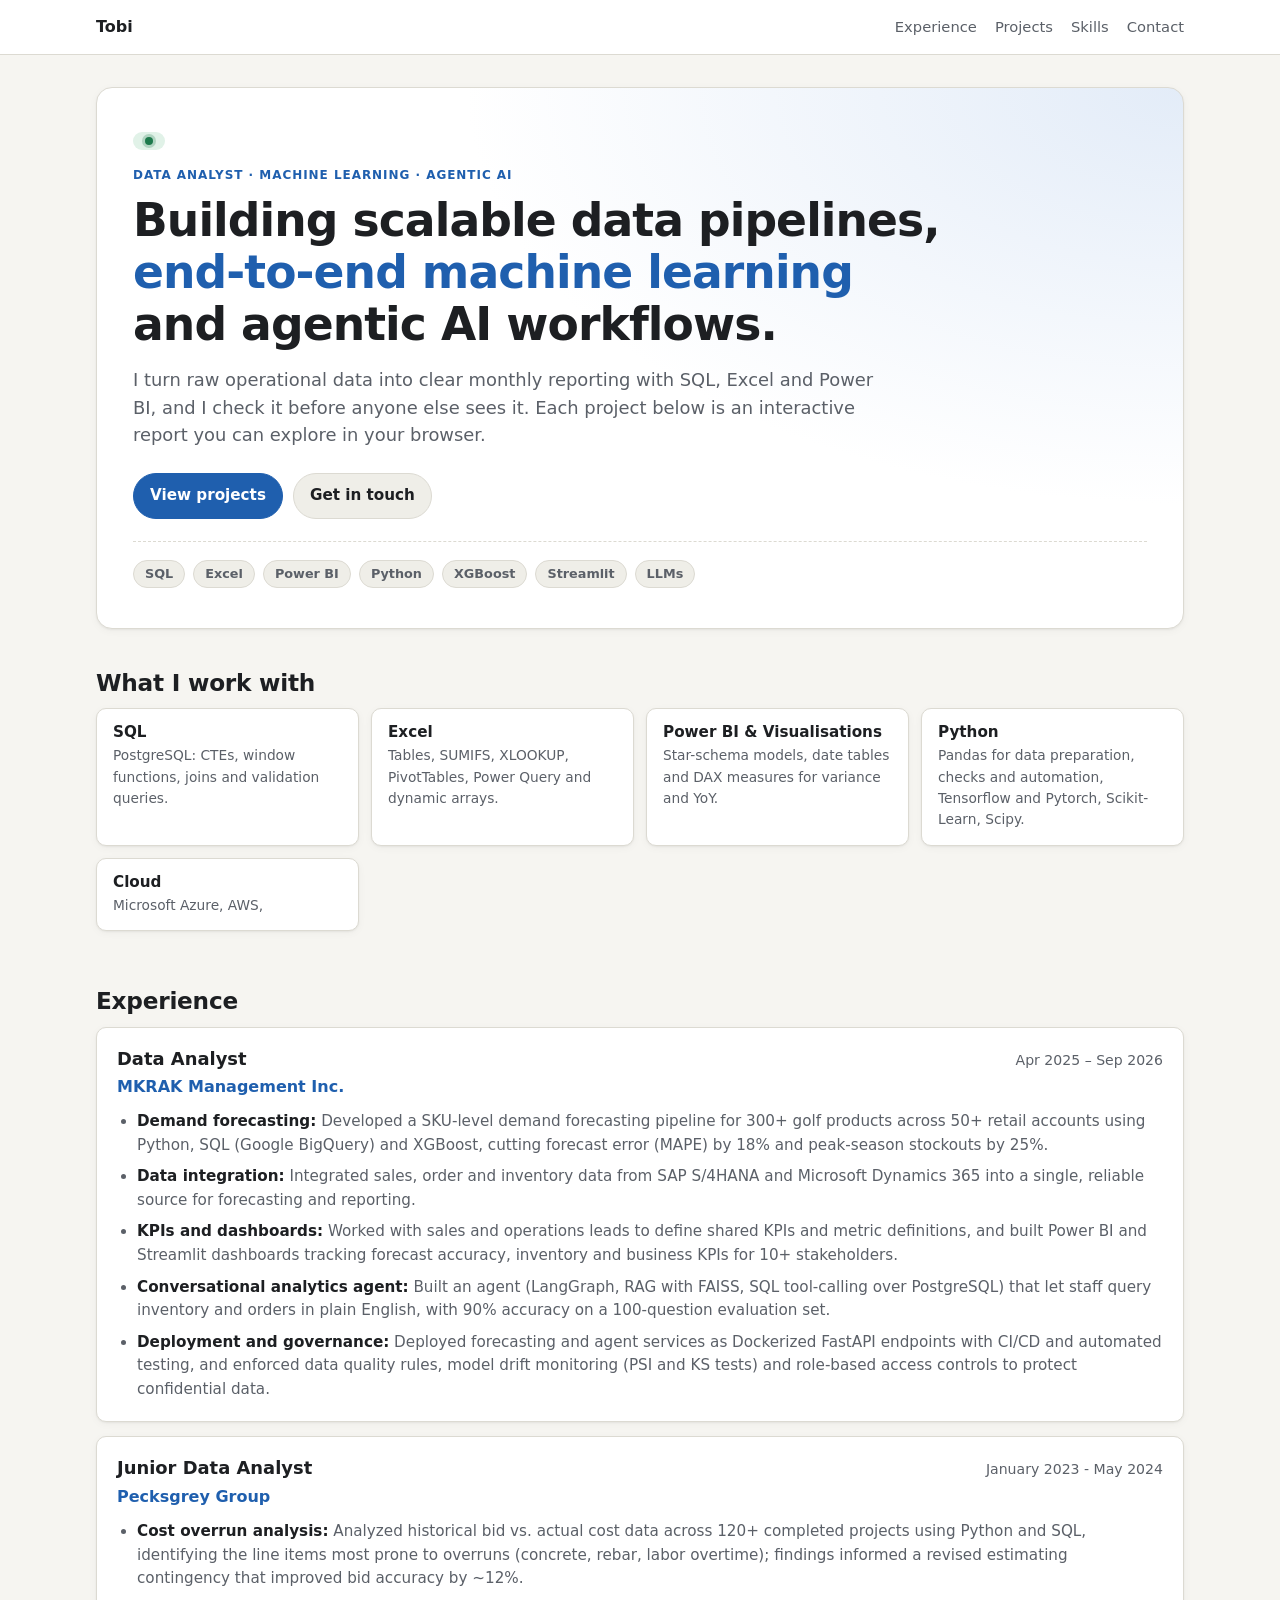
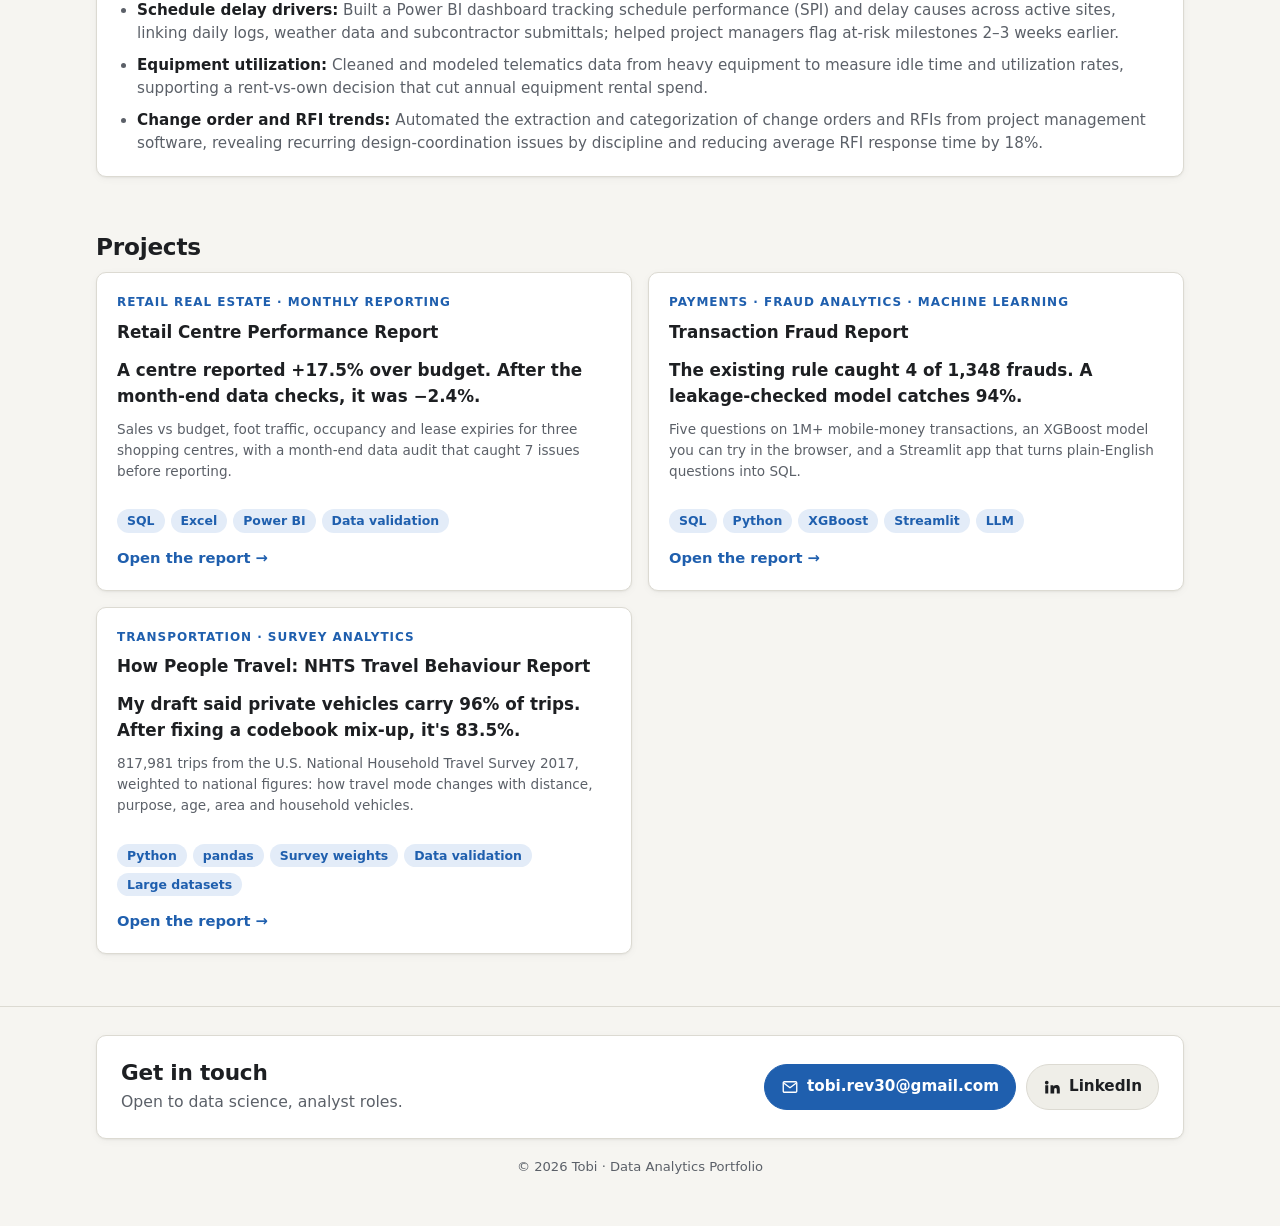
<file: index.html>
<!DOCTYPE html>
<html lang="en">
<head>
<meta charset="utf-8">
<meta name="viewport" content="width=device-width, initial-scale=1">
<title>Tobi · Data Analytics Portfolio</title>
<meta name="description" content="Interactive reporting and analysis projects: retail real estate performance and travel behaviour.">
<link rel="stylesheet" href="assets/site.css">
<style>
  .proj { display: flex; flex-direction: column; text-decoration: none; color: inherit; transition: border-color .15s, transform .15s; }
  a.proj:hover { border-color: var(--accent); transform: translateY(-2px); }
  .proj .result { font-size: 1.05rem; font-weight: 600; margin: 6px 0 10px; }
  .proj .go { margin-top: auto; padding-top: 14px; color: var(--accent); font-weight: 600; font-size: .92rem; }
  .proj.soon { opacity: .75; }
  .skills { display: grid; grid-template-columns: repeat(4, 1fr); gap: 12px; }
  @media (max-width: 860px) { .skills { grid-template-columns: repeat(2, 1fr); } }
  .skills .card { padding: 14px 16px; }
  .skills h3 { font-size: .95rem; margin-bottom: 4px; }
  .skills p { margin: 0; font-size: .86rem; color: var(--ink-2); }
  .jobs { display: grid; gap: 14px; }
  .job-head { display: flex; flex-wrap: wrap; justify-content: space-between; align-items: baseline; gap: 4px 16px; margin-bottom: 4px; }
  .job-head h3 { margin: 0; font-size: 1.12rem; }
  .job .company { font-weight: 600; color: var(--accent); margin-bottom: 10px; }
  .job .dates { font-size: .88rem; color: var(--ink-2); white-space: nowrap; font-variant-numeric: tabular-nums; }
  .job ul { margin: 0; padding-left: 20px; display: grid; gap: 8px; }
  .job li { font-size: .95rem; color: var(--ink-2); }
  .job li strong { color: var(--ink); }
  .contact { display: flex; flex-wrap: wrap; align-items: center; justify-content: space-between; gap: 18px 32px;
             background: var(--surface); border: 1px solid var(--line); border-radius: var(--radius); box-shadow: var(--shadow); padding: 24px; }
  .contact h2 { margin: 0 0 4px; color: var(--ink); font-size: 1.35rem; }
  .contact-lede { margin: 0; color: var(--ink-2); font-size: .98rem; max-width: 460px; }
  .contact-links { display: flex; flex-wrap: wrap; gap: 10px; min-width: 0; }
  .contact-btn { display: inline-flex; align-items: center; gap: 8px; padding: 10px 16px; border-radius: 999px; min-width: 0;
                 border: 1px solid var(--line); background: var(--surface-2); color: var(--ink); font-weight: 600; font-size: .95rem;
                 text-decoration: none; transition: border-color .15s, transform .15s; }
  .contact-btn span { overflow-wrap: anywhere; }
  .contact-btn:hover { border-color: var(--accent); transform: translateY(-1px); }
  .contact-btn.primary { background: var(--accent); border-color: var(--accent); color: #fff; }
  @media (prefers-color-scheme: dark) { .contact-btn.primary { color: #0d1520; } }
  .contact-btn svg { width: 18px; height: 18px; flex: none; }
  .hero { padding: 32px 0 12px; }
  .hero-panel { position: relative; overflow: hidden; padding: 40px 36px; border: 1px solid var(--line); border-radius: 16px;
                background: radial-gradient(120% 140% at 100% 0%, var(--accent-soft) 0%, transparent 55%), var(--surface); box-shadow: var(--shadow); }
  .hero h1 { font-size: clamp(1.75rem, 4.2vw, 2.85rem); line-height: 1.15; letter-spacing: -.02em; margin: 0 0 14px; max-width: 880px; text-wrap: balance; }
  .hero h1 .hl { color: var(--accent); }
  .hero .lede { margin: 0; }
  .status { display: inline-flex; align-items: center; gap: 8px; font-size: .82rem; font-weight: 600; color: var(--good);
            background: var(--good-soft); border-radius: 999px; padding: 5px 12px; margin-bottom: 16px; }
  .status .dot { width: 8px; height: 8px; border-radius: 50%; background: var(--good); box-shadow: 0 0 0 3px color-mix(in srgb, var(--good) 25%, transparent); }
  .hero-cta { display: flex; flex-wrap: wrap; gap: 10px; margin-top: 24px; }
  .hero-tools { display: flex; flex-wrap: wrap; gap: 8px; margin-top: 22px; padding-top: 18px; border-top: 1px dashed var(--line); }
  .hero-tools span { font-size: .8rem; font-weight: 600; color: var(--ink-2); background: var(--surface-2); border: 1px solid var(--line);
                     border-radius: 999px; padding: 3px 11px; }
  @media (max-width: 600px) { .hero-panel { padding: 26px 20px; } }
  .footnote { margin-top: 18px; font-size: .82rem; color: var(--ink-2); text-align: center; }
</style>
</head>
<body>

<nav class="topnav"><div class="wrap">
  <a href="./">Tobi</a>
  <div class="links"><a href="#experience">Experience</a><a href="#projects">Projects</a><a href="#skills">Skills</a><a href="#contact">Contact</a></div>
</div></nav>

<header class="hero"><div class="wrap">
  <div class="hero-panel">
    <span class="status"><span class="dot" aria-hidden="true"></span> </span>
    <div class="eyebrow">Data Analyst · Machine Learning · Agentic AI</div>
    <h1>Building scalable data pipelines, <span class="hl">end-to-end machine learning</span> and agentic AI workflows.</h1>
    <p class="lede">I turn raw operational data into clear monthly reporting with SQL, Excel and Power BI, and I check it before anyone else sees it. Each project below is an interactive report you can explore in your browser.</p>
    <div class="hero-cta">
      <a class="contact-btn primary" href="#projects">View projects</a>
      <a class="contact-btn" href="#contact">Get in touch</a>
    </div>
    <div class="hero-tools" aria-label="Tools">
      <span>SQL</span><span>Excel</span><span>Power BI</span><span>Python</span><span>XGBoost</span><span>Streamlit</span><span>LLMs</span>
    </div>
  </div>
</div></header>

<section id="skills"><div class="wrap">
  <h2>What I work with</h2>
  <div class="skills">
    <div class="card"><h3>SQL</h3><p>PostgreSQL: CTEs, window functions, joins and validation queries.</p></div>
    <div class="card"><h3>Excel</h3><p>Tables, SUMIFS, XLOOKUP, PivotTables, Power Query and dynamic arrays.</p></div>
    <div class="card"><h3>Power BI & Visualisations </h3><p>Star-schema models, date tables and DAX measures for variance and YoY.</p></div>
    <div class="card"><h3>Python</h3><p>Pandas for data preparation, checks and automation, Tensorflow and Pytorch, Scikit-Learn, Scipy.</p></div>
    <div class="card"><h3>Cloud</h3><p>Microsoft Azure, AWS, </p></div>
  </div>
</div></section>

<!-- =====================================================================
     WORK EXPERIENCE: edit here.
     Each job is one <article class="card job"> ... </article> block.
       - Change the text between the tags (job title, company, dates, bullets).
       - Add a bullet:  copy one <li>...</li> line.
       - Add a job:     copy a whole <article> block and paste it above or below.
       - Remove a job:  delete its whole <article> block.
     Newest job first.
     ===================================================================== -->
<section id="experience"><div class="wrap">
  <h2>Experience</h2>
  <div class="jobs">

    <!-- JOB 1 -->
    <article class="card job">
      <div class="job-head">
        <h3>Data Analyst</h3>
        <span class="dates">Apr 2025 – Sep 2026</span>
      </div>
      <div class="company">MKRAK Management Inc.</div>
      <ul>
        <li><strong>Demand forecasting:</strong> Developed a SKU-level demand forecasting pipeline for 300+ golf products across 50+ retail accounts using Python, SQL (Google BigQuery) and XGBoost, cutting forecast error (MAPE) by 18% and peak-season stockouts by 25%.</li>
        <li><strong>Data integration:</strong> Integrated sales, order and inventory data from SAP S/4HANA and Microsoft Dynamics 365 into a single, reliable source for forecasting and reporting.</li>
        <li><strong>KPIs and dashboards:</strong> Worked with sales and operations leads to define shared KPIs and metric definitions, and built Power BI and Streamlit dashboards tracking forecast accuracy, inventory and business KPIs for 10+ stakeholders.</li>
        <li><strong>Conversational analytics agent:</strong> Built an agent (LangGraph, RAG with FAISS, SQL tool-calling over PostgreSQL) that let staff query inventory and orders in plain English, with 90% accuracy on a 100-question evaluation set.</li>
        <li><strong>Deployment and governance:</strong> Deployed forecasting and agent services as Dockerized FastAPI endpoints with CI/CD and automated testing, and enforced data quality rules, model drift monitoring (PSI and KS tests) and role-based access controls to protect confidential data.</li>
      </ul>
    </article>

    <!-- JOB 2 -->
    <article class="card job">
      <div class="job-head">
        <h3>Junior Data Analyst</h3>
        <span class="dates"> January 2023 - May 2024</span>
      </div>
      <div class="company">Pecksgrey Group</div>
      <ul>
        <li><strong>Cost overrun analysis:</strong> Analyzed historical bid vs. actual cost data across 120+ completed projects using Python and SQL, identifying the line items most prone to overruns (concrete, rebar, labor overtime); findings informed a revised estimating contingency that improved bid accuracy by ~12%.</li>
        <li><strong>Schedule delay drivers:</strong> Built a Power BI dashboard tracking schedule performance (SPI) and delay causes across active sites, linking daily logs, weather data and subcontractor submittals; helped project managers flag at-risk milestones 2–3 weeks earlier.</li>
        <li><strong>Equipment utilization:</strong> Cleaned and modeled telematics data from heavy equipment to measure idle time and utilization rates, supporting a rent-vs-own decision that cut annual equipment rental spend.</li>
        <li><strong>Change order and RFI trends:</strong> Automated the extraction and categorization of change orders and RFIs from project management software, revealing recurring design-coordination issues by discipline and reducing average RFI response time by 18%.</li>
      </ul>
    </article>

  </div>
</div></section>
<!-- ===================== END OF WORK EXPERIENCE ===================== -->

<section id="projects"><div class="wrap">
  <h2>Projects</h2>
  <div class="grid g2">
    <a class="card proj" href="mall-report/">
      <div class="eyebrow">Retail real estate · Monthly reporting</div>
      <h3>Retail Centre Performance Report</h3>
      <div class="result">A centre reported +17.5% over budget. After the month-end data checks, it was −2.4%.</div>
      <p class="muted small">Sales vs budget, foot traffic, occupancy and lease expiries for three shopping centres, with a month-end data audit that caught 7 issues before reporting.</p>
      <div class="tags"><span class="tag">SQL</span><span class="tag">Excel</span><span class="tag">Power BI</span><span class="tag">Data validation</span></div>
      <div class="go">Open the report →</div>
    </a>
    <a class="card proj" href="transaction_streaming/">
      <div class="eyebrow">Payments · Fraud analytics · Machine learning</div>
      <h3>Transaction Fraud Report</h3>
      <div class="result">The existing rule caught 4 of 1,348 frauds. A leakage-checked model catches 94%.</div>
      <p class="muted small">Five questions on 1M+ mobile-money transactions, an XGBoost model you can try in the browser, and a Streamlit app that turns plain-English questions into SQL.</p>
      <div class="tags"><span class="tag">SQL</span><span class="tag">Python</span><span class="tag">XGBoost</span><span class="tag">Streamlit</span><span class="tag">LLM</span></div>
      <div class="go">Open the report →</div>
    </a>
    <a class="card proj" href="mode_choice_analyics/">
      <div class="eyebrow">Transportation · Survey analytics</div>
      <h3>How People Travel: NHTS Travel Behaviour Report</h3>
      <div class="result">My draft said private vehicles carry 96% of trips. After fixing a codebook mix-up, it's 83.5%.</div>
      <p class="muted small">817,981 trips from the U.S. National Household Travel Survey 2017, weighted to national figures: how travel mode changes with distance, purpose, age, area and household vehicles.</p>
      <div class="tags"><span class="tag">Python</span><span class="tag">pandas</span><span class="tag">Survey weights</span><span class="tag">Data validation</span><span class="tag">Large datasets</span></div>
      <div class="go">Open the report →</div>
    </a>
  </div>
</div></section>


<footer class="footer" id="contact"><div class="wrap">
  <!-- CONTACT: edit the email address / LinkedIn link here -->
  <div class="contact">
    <div>
      <h2>Get in touch</h2>
      <p class="contact-lede">Open to data science, analyst roles.</p>
    </div>
    <div class="contact-links">
      <a class="contact-btn primary" href="mailto:tobi.rev30@gmail.com">
        <svg viewBox="0 0 24 24" aria-hidden="true"><path d="M3 6.5A1.5 1.5 0 0 1 4.5 5h15A1.5 1.5 0 0 1 21 6.5v11a1.5 1.5 0 0 1-1.5 1.5h-15A1.5 1.5 0 0 1 3 17.5z" fill="none" stroke="currentColor" stroke-width="1.8"/><path d="m4 7 8 6 8-6" fill="none" stroke="currentColor" stroke-width="1.8" stroke-linejoin="round"/></svg>
        <span>tobi.rev30@gmail.com</span>
      </a>
      <a class="contact-btn" href="https://www.linkedin.com/in/morotobi" target="_blank" rel="noopener">
        <svg viewBox="0 0 24 24" aria-hidden="true"><path fill="currentColor" d="M4.98 3.5a2.5 2.5 0 1 1 0 5 2.5 2.5 0 0 1 0-5zM3 9.75h4v11H3zm7 0h3.8v1.5h.06c.53-1 1.83-2.06 3.77-2.06 4.03 0 4.77 2.65 4.77 6.1v5.46h-4v-4.84c0-1.16-.02-2.64-1.61-2.64-1.61 0-1.86 1.26-1.86 2.56v4.92H10z"/></svg>
        <span>LinkedIn</span>
      </a>
    </div>
  </div>
  <div class="footnote">© 2026 Tobi · Data Analytics Portfolio</div>
</div></footer>
<script data-goatcounter="https://freezeram.goatcounter.com/count"
        async src="//gc.zgo.at/count.js"></script>
</body>
</html>
</file>
<file: assets/site.css>
:root {
  --bg: #f6f5f1;
  --surface: #ffffff;
  --surface-2: #efeee8;
  --ink: #1d1f22;
  --ink-2: #5b6068;
  --line: #dcdad2;
  --accent: #1f5fae;
  --accent-soft: #e3ecf8;
  --good: #1d7a4c;
  --good-soft: #e1f2e8;
  --bad: #b3372b;
  --bad-soft: #f8e4e1;
  --warn: #9a6a00;
  --warn-soft: #fbf0d4;
  --muted-line: #a8a59b;
  --radius: 10px;
  --shadow: 0 1px 2px rgba(0, 0, 0, .05), 0 2px 8px rgba(0, 0, 0, .04);
  color-scheme: light;
}
@media (prefers-color-scheme: dark) {
  :root {
    --bg: #131416;
    --surface: #1c1e21;
    --surface-2: #25282c;
    --ink: #ebebe8;
    --ink-2: #a3a7ad;
    --line: #33363b;
    --accent: #6ea8ef;
    --accent-soft: #1f2e42;
    --good: #5cc28e;
    --good-soft: #17301f;
    --bad: #f07a6c;
    --bad-soft: #3a1d1a;
    --warn: #e4b74f;
    --warn-soft: #362b12;
    --muted-line: #6b6f76;
    --shadow: none;
    color-scheme: dark;
  }
}

* { box-sizing: border-box; }
html { -webkit-text-size-adjust: 100%; }
body {
  margin: 0;
  background: var(--bg);
  color: var(--ink);
  font: 16px/1.55 "Inter", system-ui, -apple-system, "Segoe UI", Roboto, sans-serif;
}
a { color: var(--accent); }
h1, h2, h3 { line-height: 1.2; margin: 0 0 .5em; }
h1 { font-size: clamp(1.8rem, 4vw, 2.6rem); letter-spacing: -.02em; }
h2 { font-size: 1.45rem; letter-spacing: -.01em; }
h3 { font-size: 1.05rem; }
p { margin: 0 0 1em; }
code, pre { font-family: "JetBrains Mono", ui-monospace, Consolas, monospace; font-size: .86em; }
pre {
  background: var(--surface-2);
  border: 1px solid var(--line);
  border-radius: 8px;
  padding: 14px 16px;
  overflow-x: auto;
  line-height: 1.5;
  margin: 0 0 1em;
}
:not(pre) > code { background: var(--surface-2); padding: 1px 5px; border-radius: 4px; }

.wrap { max-width: 1120px; margin: 0 auto; padding: 0 16px; }
.topnav { border-bottom: 1px solid var(--line); background: var(--surface); }
.topnav .wrap { display: flex; align-items: center; justify-content: space-between; height: 54px; gap: 12px; }
.topnav a { text-decoration: none; color: var(--ink); font-weight: 600; }
.topnav .links { display: flex; gap: 18px; font-size: .92rem; }
.topnav .links a { color: var(--ink-2); font-weight: 500; }

.hero { padding: 44px 0 28px; }
.eyebrow { text-transform: uppercase; letter-spacing: .08em; font-size: .75rem; font-weight: 700; color: var(--accent); margin-bottom: 10px; }
.lede { font-size: 1.12rem; color: var(--ink-2); max-width: 760px; }
.note {
  display: inline-block; font-size: .85rem; color: var(--ink-2);
  background: var(--surface-2); border: 1px solid var(--line); border-radius: 999px; padding: 4px 12px;
}
.tags { display: flex; flex-wrap: wrap; gap: 6px; margin: 14px 0 0; }
.tag { font-size: .78rem; padding: 2px 10px; border-radius: 999px; background: var(--accent-soft); color: var(--accent); font-weight: 600; }

section { padding: 28px 0; }
.card {
  background: var(--surface);
  border: 1px solid var(--line);
  border-radius: var(--radius);
  box-shadow: var(--shadow);
  padding: 20px;
}
.muted { color: var(--ink-2); }
.small { font-size: .85rem; }

.grid { display: grid; gap: 16px; }
.g3 { grid-template-columns: repeat(3, 1fr); }
.g2 { grid-template-columns: repeat(2, 1fr); }
@media (max-width: 860px) { .g3, .g2 { grid-template-columns: 1fr; } }

.finding .num { font-size: 1.6rem; font-weight: 700; letter-spacing: -.02em; margin-bottom: 4px; }
.finding p { margin: 0; color: var(--ink-2); font-size: .95rem; }

.footer { border-top: 1px solid var(--line); padding: 28px 0 48px; color: var(--ink-2); font-size: .88rem; margin-top: 24px; }
</file>
